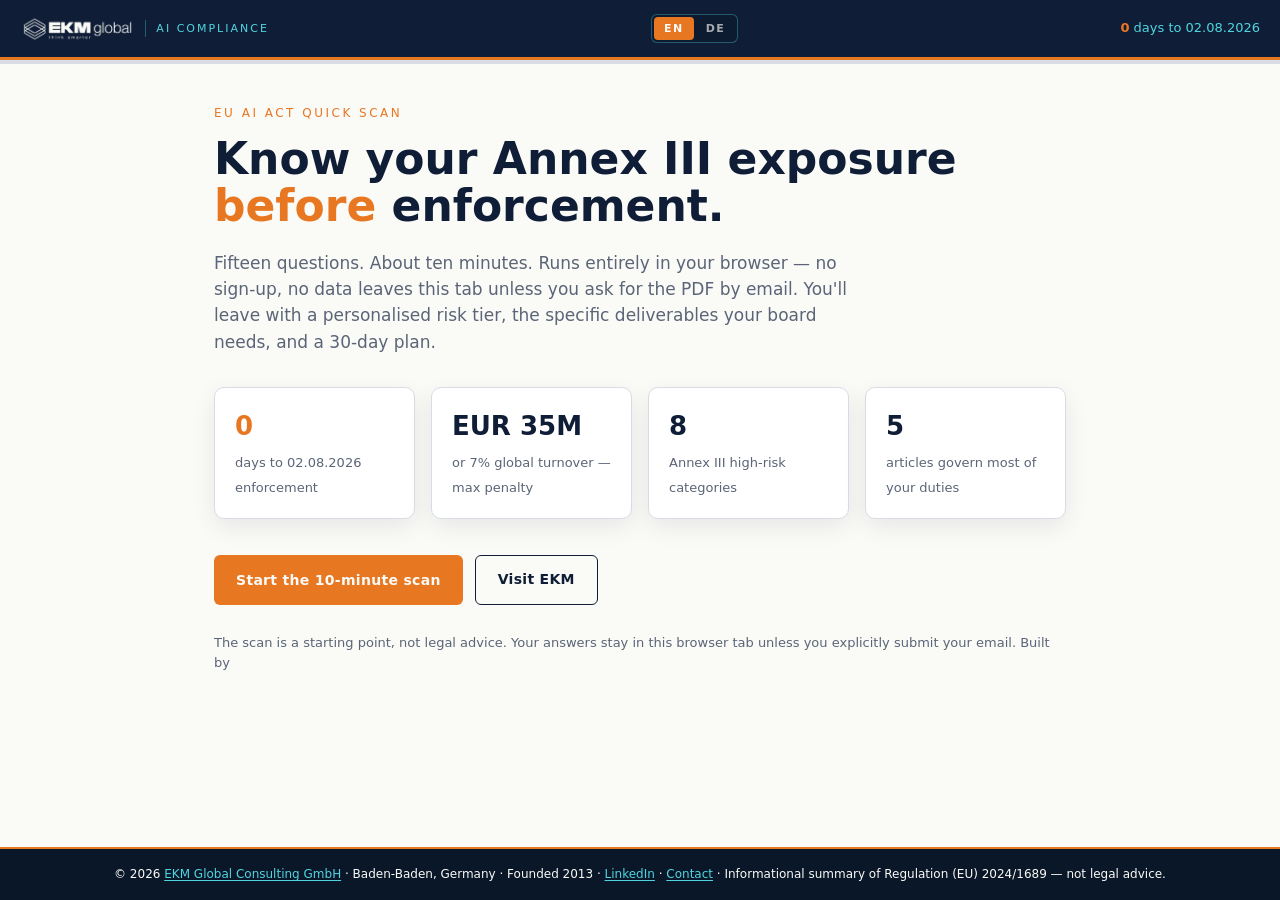
<file: index.html>
<!DOCTYPE html>
<html lang="en">
<head>
  <meta charset="UTF-8">
  <meta name="viewport" content="width=device-width, initial-scale=1.0">
  <title>EU AI Act Quick Scan — Free 10-minute Annex III Risk Check | EKM Global Consulting</title>
  <meta name="description" content="Free 10-minute EU AI Act risk scan for DACH-regulated organizations. Identifies which of the 8 Annex III high-risk categories apply, the articles that govern your duties, and the deliverables your board needs before 02.08.2026 enforcement. Browser-only, no sign-up. By EKM Global Consulting GmbH (Baden-Baden).">
  <meta name="theme-color" content="#0F1E36">

  <!-- Open Graph -->
  <meta property="og:title" content="EU AI Act Quick Scan — free 10-minute risk assessment">
  <meta property="og:description" content="Free 10-minute browser-based EU AI Act diagnostic — identify your Annex III exposure and the deliverables your board needs before 02.08.2026 enforcement.">
  <meta property="og:type" content="website">
  <meta property="og:url" content="https://app.ekmgc.de">

  <!-- Favicon (EKM stacked-diamonds icon) -->
  <link rel="icon" type="image/png" href="./assets/logo_ekm_icon.png">
  <meta property="og:image" content="https://app.ekmgc.de/assets/og-image.png">
  <meta property="og:image:width" content="1200">
  <meta property="og:image:height" content="630">
  <meta property="og:image:type" content="image/png">
  <meta property="og:image:alt" content="EU AI Act Quick Scan — Know your Annex III exposure. Free 10-minute browser-based diagnostic by EKM Global Consulting GmbH.">

  <!-- Twitter -->
  <meta name="twitter:card" content="summary_large_image">
  <meta name="twitter:title" content="EU AI Act Quick Scan — free 10-minute risk assessment">
  <meta name="twitter:description" content="Free 10-minute browser-based EU AI Act diagnostic — identify your Annex III exposure and the deliverables your board needs before 02.08.2026 enforcement.">
  <meta name="twitter:image" content="https://app.ekmgc.de/assets/og-image.png">
  <meta name="twitter:image:alt" content="EU AI Act Quick Scan — Know your Annex III exposure. Free 10-minute browser-based diagnostic by EKM Global Consulting GmbH.">

  <!-- Language alternates -->
  <link rel="alternate" hreflang="en" href="https://app.ekmgc.de/?lang=en">
  <link rel="alternate" hreflang="de" href="https://app.ekmgc.de/?lang=de">
  <link rel="alternate" hreflang="x-default" href="https://app.ekmgc.de/">
  <link rel="canonical" href="https://app.ekmgc.de/">

  <!-- Fonts -->
  <link rel="preconnect" href="https://api.fontshare.com">
  <link href="https://api.fontshare.com/v2/css?f[]=cabinet-grotesk@700,800&f[]=satoshi@400,500,700&display=swap" rel="stylesheet">

  <link rel="stylesheet" href="./style.css">

  <!-- Plausible analytics -->
  <script defer data-domain="app.ekmgc.de" src="https://plausible.io/js/script.tagged-events.js"></script>
  <script>window.plausible = window.plausible || function() { (window.plausible.q = window.plausible.q || []).push(arguments); };</script>

  <!-- jsPDF for client-side PDF generation -->
  <script defer src="./vendor/jspdf.umd.min.js"></script>

  <!-- Schema.org JSON-LD: Organization (EKMGC) + WebApplication (Quick Scan) + Service (advisory) -->
  <script type="application/ld+json">
  {
    "@context": "https://schema.org",
    "@graph": [
      {
        "@type": "Organization",
        "@id": "https://ekmgc.de/#organization",
        "name": "EKM Global Consulting GmbH",
        "alternateName": "EKMGC",
        "url": "https://ekmgc.de",
        "logo": {
          "@type": "ImageObject",
          "url": "https://app.ekmgc.de/assets/logo_ekm_icon.png",
          "width": 1024,
          "height": 1024
        },
        "image": {
          "@type": "ImageObject",
          "url": "https://app.ekmgc.de/assets/logo_ekm_icon.png"
        },
        "description": "EU AI Act compliance advisory and third-party AI risk assessment for DACH-regulated organizations. Operator of the EU AI Act Quick Scan and PartnerScope.",
        "foundingDate": "2013-01",
        "founder": {
          "@type": "Person",
          "@id": "https://www.linkedin.com/in/elshan-musayev/#person",
          "name": "Elshan Musayev",
          "url": "https://www.linkedin.com/in/elshan-musayev/",
          "email": "elshan.musayev@ekmgc.de",
          "jobTitle": "Founder & CEO",
          "worksFor": {"@id": "https://ekmgc.de/#organization"},
          "sameAs": [
            "https://www.linkedin.com/in/elshan-musayev/",
            "https://www.linkedin.com/in/elshanmusayev/",
            "https://elshanmusayev.com"
          ]
        },
        "address": {
          "@type": "PostalAddress",
          "addressLocality": "Baden-Baden",
          "addressRegion": "Baden-Württemberg",
          "addressCountry": "DE"
        },
        "areaServed": [
          {"@type": "Country", "name": "Germany"},
          {"@type": "Country", "name": "Austria"},
          {"@type": "Country", "name": "Switzerland"},
          {"@type": "Place", "name": "European Union"}
        ],
        "knowsLanguage": ["en", "de"],
        "knowsAbout": [
          "EU AI Act",
          "Regulation (EU) 2024/1689",
          "Annex III high-risk AI systems",
          "GPAI obligations (Articles 51-55)",
          "Conformity assessment (Annex VI/VII)",
          "Risk Management System (Article 9)",
          "GDPR",
          "DORA",
          "NIS2",
          "BSI C5",
          "ISO/IEC 42001",
          "ISO/IEC 23894"
        ],
        "contactPoint": {
          "@type": "ContactPoint",
          "email": "elshan.musayev@ekmgc.de",
          "contactType": "sales",
          "availableLanguage": ["en", "de"]
        },
        "sameAs": [
          "https://www.linkedin.com/company/ekm-global-consulting-gmbh/",
          "https://www.linkedin.com/showcase/121553912/",
          "https://www.linkedin.com/showcase/121603994/",
          "https://www.crunchbase.com/organization/ekm-global-consulting"
        ],
        "subOrganization": {
          "@type": "Organization",
          "@id": "https://partnerscope.eu/#organization",
          "name": "PartnerScope",
          "url": "https://partnerscope.eu"
        }
      },
      {
        "@type": "WebApplication",
        "@id": "https://app.ekmgc.de/#webapp",
        "name": "EU AI Act Quick Scan",
        "alternateName": "EU-KI-Verordnung Quick Scan",
        "url": "https://app.ekmgc.de",
        "description": "Free 10-minute interactive risk scan that identifies which Annex III categories of the EU AI Act apply to an organization, what artefacts the board needs, and how many days remain to 02.08.2026 enforcement. Runs entirely in the browser; results delivered as on-screen risk tier and optional emailed PDF.",
        "applicationCategory": "BusinessApplication",
        "applicationSubCategory": "RegulatoryComplianceTool",
        "operatingSystem": "Web (browser-based, no installation)",
        "browserRequirements": "Modern browser with JavaScript enabled (Chrome 90+, Firefox 88+, Safari 14+, Edge 90+)",
        "isAccessibleForFree": true,
        "offers": {
          "@type": "Offer",
          "price": "0",
          "priceCurrency": "EUR",
          "availability": "https://schema.org/InStock"
        },
        "inLanguage": ["en", "de"],
        "publisher": {"@id": "https://ekmgc.de/#organization"},
        "creator": {"@id": "https://www.linkedin.com/in/elshan-musayev/#person"},
        "audience": {
          "@type": "BusinessAudience",
          "audienceType": "Compliance officer, Data Protection Officer, CISO, Legal counsel, Board director, AI governance lead"
        },
        "featureList": [
          "15-question diagnostic across all 8 Annex III high-risk categories",
          "Personalised risk tier (prohibited / high-risk / limited / minimal / GPAI)",
          "Identification of applicable EU AI Act articles per organization profile",
          "30-day action plan with prioritised deliverables for board review",
          "Optional PDF export delivered by email",
          "Bilingual EN/DE interface",
          "Browser-only execution; no data leaves the tab without consent"
        ],
        "keywords": "EU AI Act, Annex III, KI-Verordnung, AI compliance, conformity assessment, risk classification, Article 9 RMS, GPAI, Regulation 2024/1689",
        "about": {
          "@type": "Legislation",
          "name": "Regulation (EU) 2024/1689 (Artificial Intelligence Act)",
          "legislationJurisdiction": "European Union",
          "legislationDate": "2024-06-13"
        }
      },
      {
        "@type": "Service",
        "@id": "https://ekmgc.de/#advisory",
        "name": "EU AI Act compliance advisory",
        "alternateName": "EU-KI-Verordnung Beratung",
        "serviceType": "Regulatory compliance advisory",
        "category": ["EU AI Act", "AI governance", "Conformity assessment"],
        "provider": {"@id": "https://ekmgc.de/#organization"},
        "areaServed": [
          {"@type": "Country", "name": "Germany"},
          {"@type": "Country", "name": "Austria"},
          {"@type": "Country", "name": "Switzerland"},
          {"@type": "Place", "name": "European Union"}
        ],
        "audience": {
          "@type": "BusinessAudience",
          "audienceType": "Regulated enterprises, financial institutions, healthcare providers, public-sector entities, providers and deployers of high-risk AI"
        },
        "description": "End-to-end EU AI Act compliance advisory: scoping (provider / deployer / importer determination), Annex III applicability assessment, conformity assessment route selection (Annex VI internal vs Annex VII notified body), Risk Management System design (Article 9), technical documentation (Annex IV), GPAI status assessment, post-market monitoring, and CE marking preparation."
      }
    ]
  }
  </script>
</head>
<body>

  <header class="topbar" role="banner">
    <a class="topbar__brand" href="https://ekmgc.de/eu-ai-act.html" target="_blank" rel="noopener" aria-label="EKM Global Consulting — EU AI Act Leistungen">
      <img src="./assets/logo_ekm_white.png" alt="EKM" class="topbar__logo">
      <span data-i18n="topbar.suffix">AI Compliance</span>
    </a>

    <div class="topbar__lang" data-lang-toggle role="group" aria-label="Language selector">
      <button type="button" class="topbar__lang-btn" data-lang="en" aria-pressed="false">EN</button>
      <button type="button" class="topbar__lang-btn" data-lang="de" aria-pressed="false">DE</button>
    </div>

    <div class="topbar__meta">
      <strong class="js-days-left">—</strong> <span data-i18n="topbar.daysSuffix">days to 02.08.2026</span>
    </div>
  </header>

  <div class="progress-track" role="progressbar" aria-valuemin="0" aria-valuemax="100" aria-valuenow="0">
    <div class="progress" id="progress"></div>
  </div>

  <main class="app" id="app">

    <!-- ─── Intro view ──────────────────────────────────────────────── -->
    <section class="view is-active" id="intro">
      <div class="intro__eyebrow">EU AI Act Quick Scan</div>
      <h1 class="intro__title"><span class="intro__title-a">Know your Annex III exposure</span> <span class="accent intro__title-accent">before</span> <span class="intro__title-b">enforcement.</span></h1>
      <p class="intro__subtitle">
        Fifteen questions. About ten minutes. Runs entirely in your browser —
        no sign-up, no data leaves this tab unless you ask for the PDF by email.
        You'll leave with a personalised risk tier, the specific deliverables
        your board needs, and a 30-day plan.
      </p>

      <div class="intro__facts">
        <div class="intro__fact">
          <span class="intro__fact-num js-days-left">—</span>
          <span class="intro__fact-label" data-i18n="intro.fact.days">days to 02.08.2026 enforcement</span>
        </div>
        <div class="intro__fact">
          <span class="intro__fact-num" data-i18n="intro.fact.penalty.num">EUR 35M</span>
          <span class="intro__fact-label" data-i18n="intro.fact.penalty">or 7% global turnover — max penalty</span>
        </div>
        <div class="intro__fact">
          <span class="intro__fact-num">8</span>
          <span class="intro__fact-label" data-i18n="intro.fact.annex">Annex III high-risk categories</span>
        </div>
        <div class="intro__fact">
          <span class="intro__fact-num">5</span>
          <span class="intro__fact-label" data-i18n="intro.fact.articles">articles govern most of your duties</span>
        </div>
      </div>

      <div class="intro__cta">
        <button class="btn btn--primary" id="startBtn">Start the 10-minute scan</button>
        <a class="btn btn--ghost" href="https://ekmgc.de/eu-ai-act.html" target="_blank" rel="noopener" data-i18n="intro.cta.visit">Visit EKM</a>
      </div>

      <p class="intro__small" data-i18n="intro.small">
        The scan is a starting point, not legal advice. Your answers stay in this
        browser tab unless you explicitly submit your email. Built by
        <a href="https://ekmgc.de" target="_blank" rel="noopener">EKM Global Consulting GmbH</a>.
      </p>
    </section>

    <!-- ─── Survey view ────────────────────────────────────────────── -->
    <section class="view" id="survey"></section>

    <!-- ─── Result view ────────────────────────────────────────────── -->
    <section class="view" id="result"></section>

  </main>

  <footer class="footer" role="contentinfo">
    © 2026 <a href="https://ekmgc.de" rel="publisher">EKM Global Consulting GmbH</a> ·
    Baden-Baden, Germany · Founded 2013 ·
    <a href="https://www.linkedin.com/company/ekm-global-consulting-gmbh/" target="_blank" rel="noopener">LinkedIn</a> ·
    <a href="mailto:elshan.musayev@ekmgc.de">Contact</a> ·
    <span data-i18n="footer.disclaimer">Informational summary of Regulation (EU) 2024/1689 — not legal advice.</span>
  </footer>

  <!-- Load order matters: i18n → questions → scoring → pdf → analytics → app -->
  <script src="./js/i18n.js"></script>
  <script src="./js/questions.js"></script>
  <script src="./js/scoring.js"></script>
  <script src="./js/pdf.js"></script>
  <script src="./js/analytics.js"></script>
  <script src="./js/app.js"></script>

</body>
</html>
</file>
<file: style.css>
/* ─── EKM Quick Scan — design tokens ───────────────────────────────────── */
:root {
  --navy:      #0F1E36;
  --navy-d:    #0A1728;
  --orange:    #E87722;
  --cyan:      #4FD5E0;
  --off:       #FAFAF7;
  --text:      #1A2438;
  --muted:     #5B6577;
  --rule:      #D8DCE4;
  --shadow:    0 8px 24px rgba(10, 23, 40, 0.08);
  --shadow-l:  0 20px 60px rgba(10, 23, 40, 0.18);
  --radius:    10px;
  --radius-s:  6px;
  --font:      'Satoshi', ui-sans-serif, system-ui, -apple-system, 'Segoe UI', Helvetica, Arial, sans-serif;
  --font-h:    'Cabinet Grotesk', var(--font);
}

*, *::before, *::after { box-sizing: border-box; }

html, body { margin: 0; padding: 0; }
body {
  font-family: var(--font);
  background: var(--off);
  color: var(--text);
  line-height: 1.55;
  -webkit-font-smoothing: antialiased;
  min-height: 100vh;
  display: flex;
  flex-direction: column;
}

a { color: var(--navy); text-decoration: underline; text-underline-offset: 2px; }
a:hover { color: var(--orange); }

/* ─── Topbar ───────────────────────────────────────────────────────────── */
.topbar {
  background: var(--navy);
  color: var(--off);
  padding: 14px 20px;
  display: flex;
  align-items: center;
  justify-content: space-between;
  border-bottom: 3px solid var(--orange);
}
.topbar__brand {
  display: inline-flex;
  align-items: center;
  gap: 10px;
  font-family: var(--font-h);
  font-weight: 700;
  font-size: 18px;
  letter-spacing: 0.5px;
  text-decoration: none;
  color: var(--off);
}
.topbar__logo { height: 28px; width: auto; display: block; }
.topbar__brand span {
  color: var(--cyan);
  font-weight: 400;
  font-size: 11px;
  letter-spacing: 2px;
  text-transform: uppercase;
  border-left: 1px solid rgba(79, 213, 224, 0.35);
  padding-left: 10px;
}
.topbar__meta {
  font-size: 13px;
  color: var(--cyan);
}
.topbar__meta strong { color: var(--orange); }

.topbar__lang {
  display: inline-flex;
  gap: 2px;
  border: 1px solid rgba(79, 213, 224, 0.35);
  border-radius: var(--radius-s);
  padding: 2px;
  background: rgba(10, 23, 40, 0.4);
}
.topbar__lang-btn {
  appearance: none;
  background: transparent;
  border: 0;
  color: rgba(250, 250, 247, 0.65);
  font-family: var(--font);
  font-weight: 700;
  font-size: 11px;
  letter-spacing: 1.5px;
  padding: 5px 10px;
  border-radius: 4px;
  cursor: pointer;
  transition: background 120ms ease, color 120ms ease;
}
.topbar__lang-btn:hover { color: var(--off); }
.topbar__lang-btn.is-active {
  background: var(--orange);
  color: var(--off);
}
@media (max-width: 520px) {
  .topbar { flex-wrap: wrap; gap: 10px; }
  .topbar__lang { order: 3; }
  .topbar__meta { order: 2; font-size: 11px; }
}

/* ─── Progress bar ─────────────────────────────────────────────────────── */
.progress-track {
  height: 4px;
  background: var(--rule);
}
.progress {
  height: 100%;
  width: 0%;
  background: linear-gradient(90deg, var(--orange), var(--cyan));
  transition: width 0.3s ease;
}

/* ─── Layout ───────────────────────────────────────────────────────────── */
main.app {
  flex: 1;
  width: 100%;
  max-width: 900px;
  margin: 0 auto;
  padding: 40px 24px 60px;
}

.view { display: none; }
.view.is-active { display: block; animation: fadeUp 0.25s ease; }

@keyframes fadeUp {
  from { opacity: 0; transform: translateY(8px); }
  to   { opacity: 1; transform: translateY(0); }
}

/* ─── Intro ────────────────────────────────────────────────────────────── */
.intro__eyebrow {
  font-family: var(--font-h);
  font-size: 12px;
  letter-spacing: 2.5px;
  text-transform: uppercase;
  color: var(--orange);
  margin-bottom: 12px;
}
.intro__title {
  font-family: var(--font-h);
  font-size: clamp(30px, 5vw, 44px);
  line-height: 1.08;
  color: var(--navy);
  margin: 0 0 20px;
  font-weight: 800;
}
.intro__title .accent { color: var(--orange); }
.intro__subtitle {
  font-size: 17px;
  color: var(--muted);
  max-width: 60ch;
  margin: 0 0 32px;
}

.intro__facts {
  display: grid;
  grid-template-columns: repeat(auto-fit, minmax(180px, 1fr));
  gap: 16px;
  margin: 0 0 36px;
}
.intro__fact {
  background: #fff;
  border: 1px solid var(--rule);
  border-radius: var(--radius);
  padding: 18px 20px;
  box-shadow: var(--shadow);
}
.intro__fact-num {
  display: block;
  font-family: var(--font-h);
  font-size: 26px;
  font-weight: 800;
  color: var(--navy);
  margin-bottom: 4px;
}
.intro__fact-num.js-days-left { color: var(--orange); }
.intro__fact-label {
  font-size: 13px;
  color: var(--muted);
  line-height: 1.35;
}

.intro__cta {
  display: flex;
  gap: 12px;
  flex-wrap: wrap;
  margin-bottom: 28px;
}

.intro__small {
  font-size: 13px;
  color: var(--muted);
}

/* ─── Buttons ──────────────────────────────────────────────────────────── */
.btn {
  font-family: var(--font-h);
  font-weight: 700;
  font-size: 14px;
  letter-spacing: 0.3px;
  padding: 13px 22px;
  border-radius: var(--radius-s);
  border: none;
  cursor: pointer;
  transition: transform 0.15s ease, background 0.15s ease, color 0.15s ease;
  text-decoration: none;
  display: inline-flex;
  align-items: center;
  justify-content: center;
  min-height: 44px;
}
.btn:hover { transform: translateY(-1px); }
.btn:disabled { opacity: 0.5; cursor: not-allowed; transform: none; }

.btn--primary { background: var(--orange); color: var(--off); }
.btn--primary:hover { background: #d56a1a; color: var(--off); }

.btn--ghost { background: transparent; color: var(--navy); border: 1.5px solid var(--navy); }
.btn--ghost:hover { background: var(--navy); color: var(--off); }

/* ─── Survey card ──────────────────────────────────────────────────────── */
.card {
  background: #fff;
  border: 1px solid var(--rule);
  border-radius: var(--radius);
  padding: 36px 36px 28px;
  box-shadow: var(--shadow-l);
  max-width: 760px;
  margin: 0 auto;
}
.card__step {
  font-family: var(--font-h);
  font-size: 11px;
  letter-spacing: 2px;
  text-transform: uppercase;
  color: var(--cyan);
  margin-bottom: 8px;
}
.card__title {
  font-family: var(--font-h);
  font-size: 24px;
  color: var(--navy);
  line-height: 1.25;
  margin: 0 0 14px;
  font-weight: 800;
}
.card__help {
  color: var(--muted);
  font-size: 14px;
  margin: 0 0 24px;
  max-width: 62ch;
}
.card__actions {
  display: flex;
  justify-content: space-between;
  gap: 12px;
  margin-top: 24px;
}

/* ─── Options ──────────────────────────────────────────────────────────── */
.options {
  display: grid;
  gap: 10px;
}
.option {
  display: flex;
  align-items: flex-start;
  gap: 12px;
  padding: 14px 16px;
  background: var(--off);
  border: 1.5px solid var(--rule);
  border-radius: var(--radius-s);
  cursor: pointer;
  transition: border-color 0.15s ease, background 0.15s ease;
}
.option:hover { border-color: var(--cyan); background: #fff; }
.option input { margin-top: 2px; accent-color: var(--orange); width: 18px; height: 18px; }
.option:has(input:checked) {
  border-color: var(--orange);
  background: #fff4e8;
}
.option__label {
  flex: 1;
  font-size: 15px;
  color: var(--text);
  line-height: 1.45;
}

/* ─── Result ───────────────────────────────────────────────────────────── */
.result__hero {
  background: var(--navy);
  border-radius: var(--radius);
  padding: 32px 36px;
  color: var(--off);
  position: relative;
  box-shadow: var(--shadow-l);
  border-left: 6px solid var(--tier-color, var(--orange));
  margin-bottom: 28px;
}
.result__tier-pill {
  display: inline-block;
  background: var(--tier-color, var(--orange));
  color: var(--off);
  font-family: var(--font-h);
  font-weight: 700;
  font-size: 11px;
  letter-spacing: 2px;
  text-transform: uppercase;
  padding: 6px 12px;
  border-radius: 999px;
  margin-bottom: 16px;
}
.result__score {
  display: flex;
  align-items: baseline;
  gap: 8px;
  margin-bottom: 10px;
}
.result__score-num {
  font-family: var(--font-h);
  font-size: 54px;
  font-weight: 800;
  color: var(--off);
  line-height: 1;
}
.result__score-unit {
  color: var(--cyan);
  font-size: 14px;
  letter-spacing: 1px;
  text-transform: uppercase;
}
.result__headline {
  font-family: var(--font-h);
  font-size: 22px;
  margin: 0 0 10px;
  color: var(--off);
  font-weight: 700;
  line-height: 1.25;
}
.result__detail {
  color: var(--cyan);
  font-size: 14px;
  margin: 0 0 16px;
  max-width: 60ch;
}
.result__deadline {
  font-size: 13px;
  color: var(--off);
}
.result__deadline strong {
  color: var(--orange);
  font-family: var(--font-h);
  font-size: 20px;
  margin-right: 4px;
}

.result__grid {
  display: grid;
  grid-template-columns: repeat(auto-fit, minmax(280px, 1fr));
  gap: 20px;
  margin-bottom: 20px;
}
.result__card {
  background: #fff;
  border: 1px solid var(--rule);
  border-radius: var(--radius);
  padding: 24px;
  box-shadow: var(--shadow);
}
.result__card--wide { grid-column: 1 / -1; }
.result__card h3 {
  font-family: var(--font-h);
  margin: 0 0 12px;
  color: var(--navy);
  font-size: 16px;
}
.result__list { padding-left: 20px; margin: 0; color: var(--text); }
.result__list li { margin-bottom: 6px; }
.result__rationale { padding-left: 20px; color: var(--muted); }
.result__rationale li { margin-bottom: 4px; }
.result__muted { color: var(--muted); font-style: italic; margin: 0; }

.result__capture {
  background: linear-gradient(135deg, #fff 0%, #fff4e8 100%);
  border-color: var(--orange);
}
.capture {
  display: grid;
  grid-template-columns: 2fr 1.3fr auto;
  gap: 10px;
  margin-top: 12px;
}
.capture input {
  padding: 12px 14px;
  border: 1.5px solid var(--rule);
  border-radius: var(--radius-s);
  font-family: var(--font);
  font-size: 14px;
  background: #fff;
}
.capture input:focus { outline: 2px solid var(--orange); outline-offset: 2px; border-color: var(--orange); }
.capture__note {
  font-size: 13px;
  color: var(--muted);
  margin-top: 10px;
}

.result__actions {
  display: flex;
  gap: 12px;
  flex-wrap: wrap;
  justify-content: center;
  margin-top: 20px;
}

/* ─── Footer ───────────────────────────────────────────────────────────── */
.footer {
  background: var(--navy-d);
  color: var(--off);
  padding: 16px 24px;
  font-size: 12px;
  text-align: center;
  border-top: 2px solid var(--orange);
}
.footer a { color: var(--cyan); }
.footer a:hover { color: var(--orange); }

/* ─── Responsive ───────────────────────────────────────────────────────── */
@media (max-width: 640px) {
  main.app { padding: 24px 16px 48px; }
  .card { padding: 24px 22px 22px; }
  .card__title { font-size: 20px; }
  .result__hero { padding: 24px; }
  .result__score-num { font-size: 42px; }
  .capture { grid-template-columns: 1fr; }
  .card__actions { flex-direction: column-reverse; }
  .card__actions .btn { width: 100%; }
}
</file>
